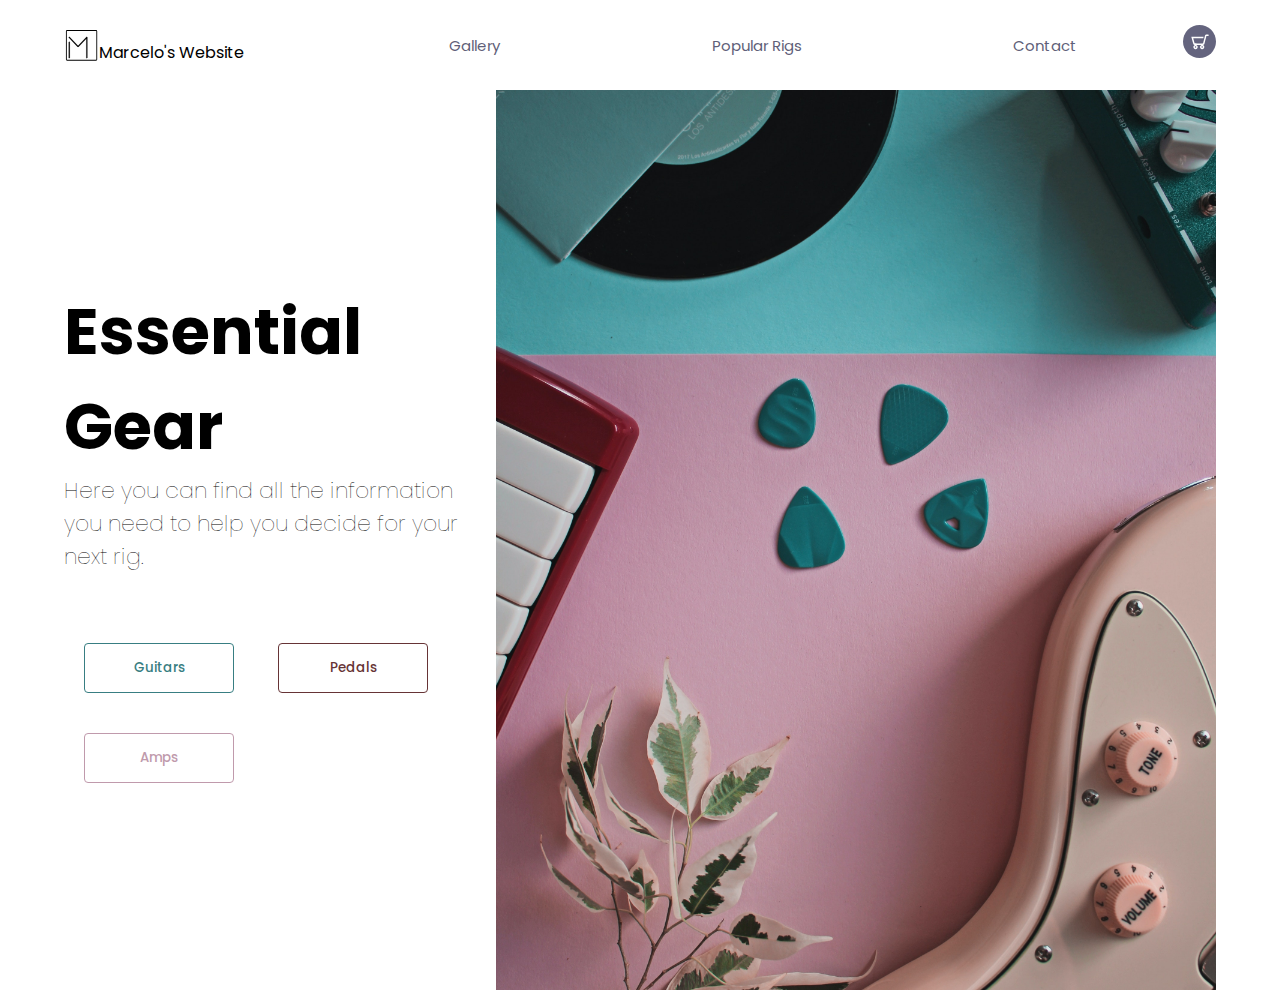
<file: index.html>
<!DOCTYPE html>
<html>
  <head>
    <meta charset="utf-8"/>
    <meta name="viewport" content="width=device-width, initial-scale=1.0">
    <link
       href="https://fonts.googleapis.com/css2?family=Poppins:wght@400;500&display=swap"
       rel="stylesheet"
    />
    <link rel="stylesheet" href="./style.css"/>
    <title>Gear</title>
  </head>
  <body>
        <header>
          <div class="logo-container">
            <img src="logo-v2-01.svg" width="35px" alt="logo"/>
            <h4 class="logo"> Marcelo's Website </h4>
          </div>
          <nav>
                <ul class = "Nav-Links ">
                  <li><a class = "Nav-Link" href="#">Gallery</a> </li>
                  <li><a class = "Nav-Link" href="#">Popular Rigs</a> </li>
                  <li><a class = "Nav-Link" href="#">Contact</a> </li>
                </ul>
          </nav>
            <a href="https://reverb.com/">
              <div class="shop">
                <img src="cart.svg" alt="cart">
              </div>
            </a>
        </header>

        <main>
          <section class="presentation">
                <div class="introduction">
                    <div class="intro-text">
                      <h1>Essential Gear</h1>
                      <p>
                          Here you can find all the information you need to help
                          you decide for your next rig.
                      </p>
                    </div>
                    <div class="cta">
                        <form style="display: inline" action="guitars.html" method="get">
                            <button class="cta-Guitars">Guitars</button>
                        </form>
                        <form style="display: inline" action="pedals.html" method="get">
                            <button class="cta-Pedals">Pedals</button>
                        </form>
                        <form style="display: inline" action="amps.html" method="get">
                            <button class="cta-Amps">Amps</button>
                        </form>
                    </div>
                </div>
                <div class="cover">
                  <img src="img.jpg" alt="mainpic"/>
                </div>
          </section>
        </main>

  </body>
</html>
</file>
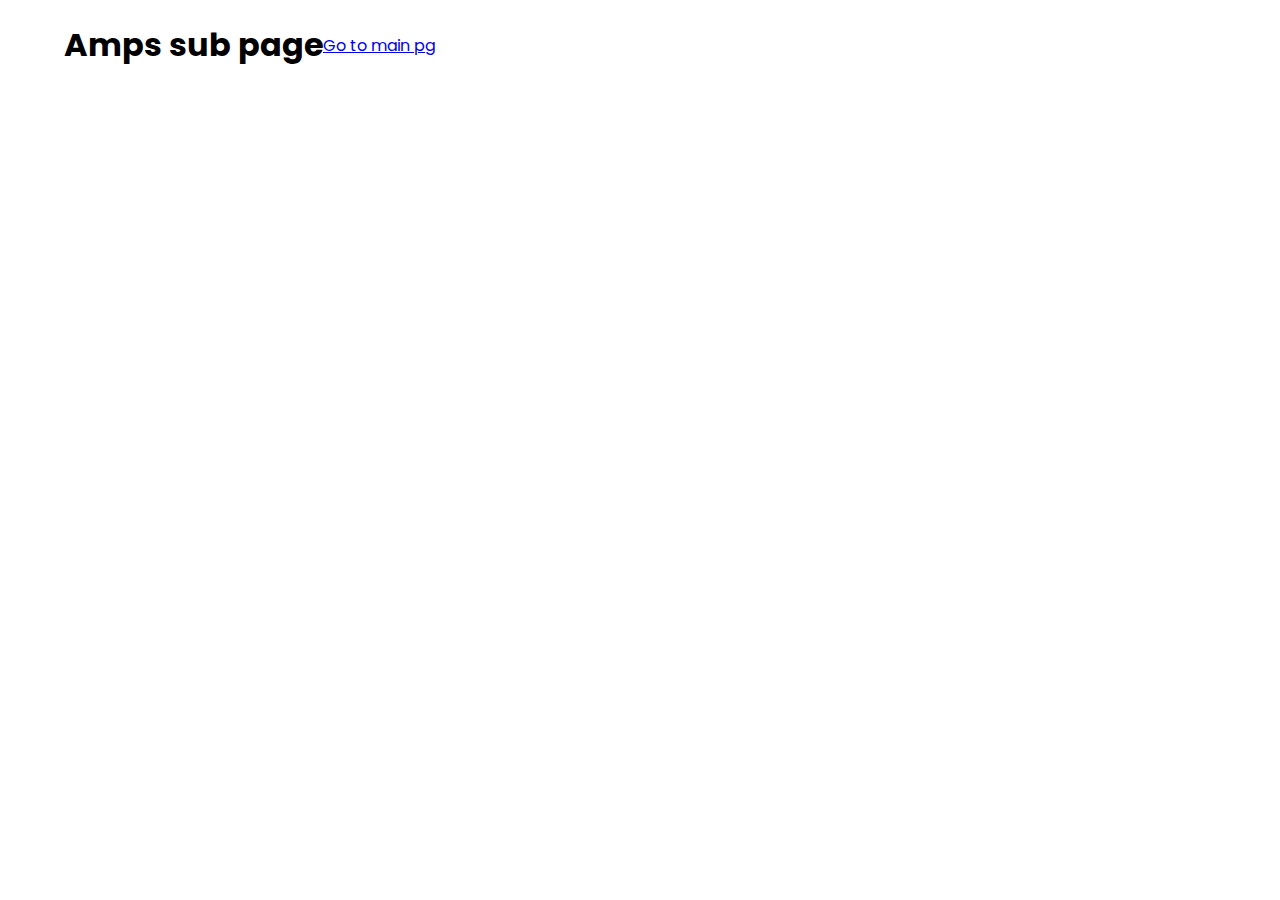
<file: amps.html>
<!DOCTYPE html>
<html>
  <head>
    <meta charset="utf-8"/>
    <meta name="viewport" content="width=device-width, initial-scale=1.0">
    <link
       href="https://fonts.googleapis.com/css2?family=Poppins:wght@400;500&display=swap"
       rel="stylesheet"
    />
    <link rel="stylesheet" href="./style.css"/>
    <title>Amps</title>
  </head>
  <body>
    <header>
          <div>
              <h1>Amps sub page</h1>
          </div>
          <a href="index.html">
            Go to main pg
          </a>
    </header>
  </body>
</html>
</file>
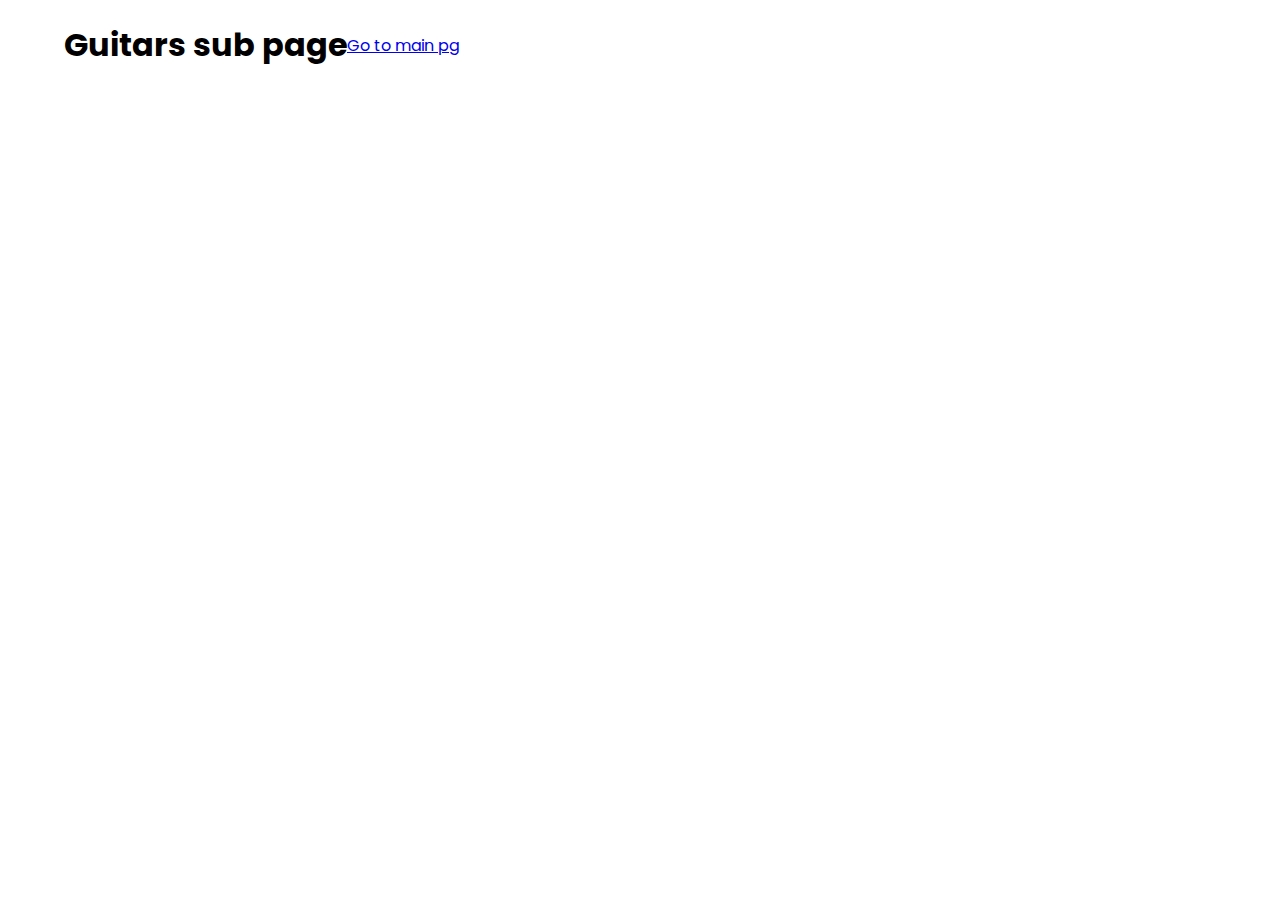
<file: guitars.html>
<!DOCTYPE html>
<html>
  <head>
    <meta charset="utf-8"/>
    <meta name="viewport" content="width=device-width, initial-scale=1.0">
    <link
       href="https://fonts.googleapis.com/css2?family=Poppins:wght@400;500&display=swap"
       rel="stylesheet"
    />
    <link rel="stylesheet" href="./style.css"/>
    <title>Guitars</title>
  </head>
  <body>
    <header>
          <div>
              <h1>Guitars sub page</h1>
          </div>
          <a href="index.html">
            Go to main pg
          </a>
    </header>
  </body>
</html>
</file>
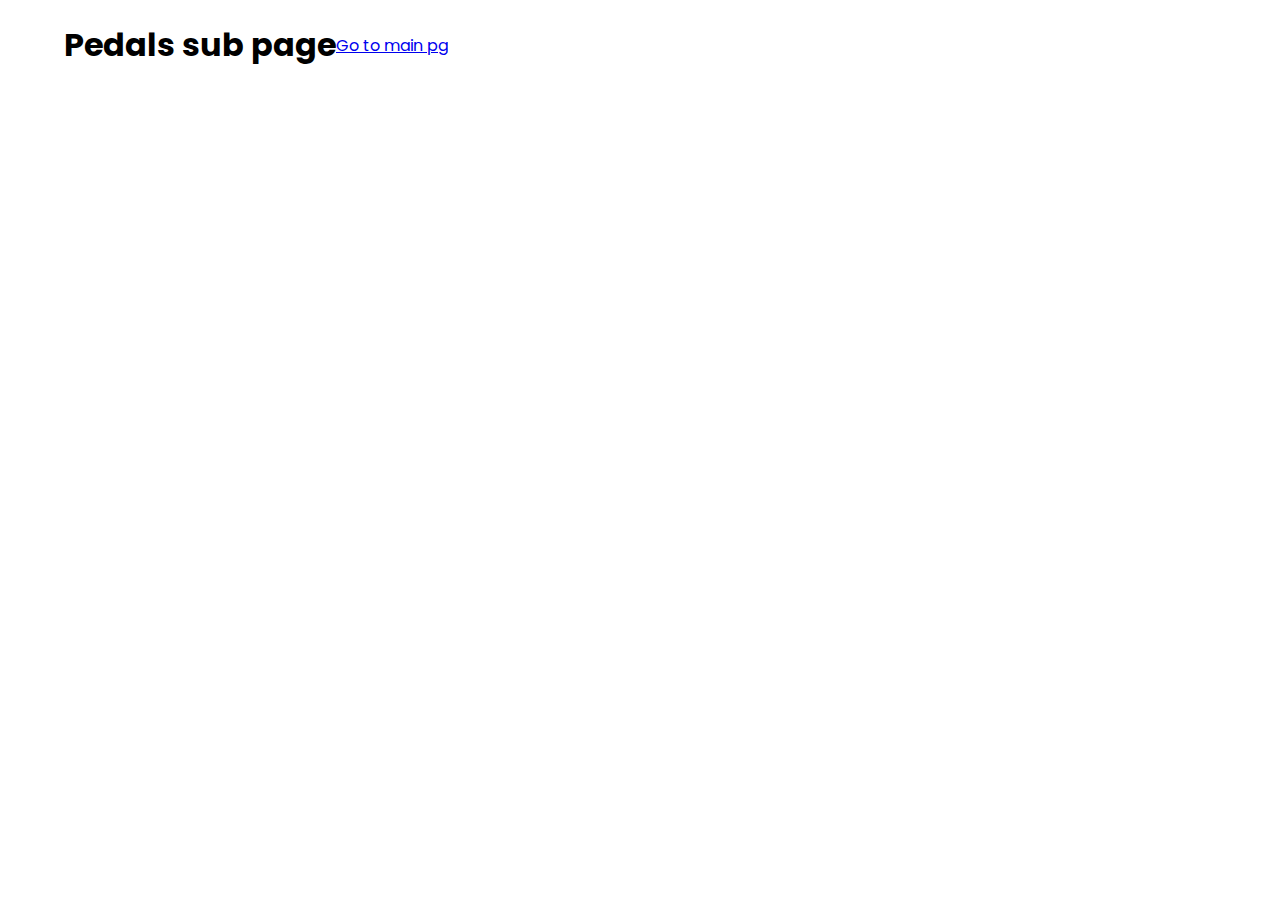
<file: pedals.html>
<!DOCTYPE html>
<html>
  <head>
    <meta charset="utf-8"/>
    <meta name="viewport" content="width=device-width, initial-scale=1.0">
    <link
       href="https://fonts.googleapis.com/css2?family=Poppins:wght@400;500&display=swap"
       rel="stylesheet"
    />
    <link rel="stylesheet" href="./style.css"/>
    <title>Pedals</title>
  </head>
  <body>
      <header>
            <div>
                <h1>Pedals sub page</h1>
            </div>
            <a href="index.html">
              Go to main pg
            </a>
      </header>
  </body>
</html>
</file>
<file: style.css>
*{
  margin: 0px;
  padding: 0px;
  box-sizing: border-box;;
}

body{
  font-family: 'Poppins', sans-serif;
}

header{
  display: flex;
  width: 90%;
  height: 10vh;
  margin: auto;
  align-items: center;
}

.logo-container,
.Nav-Links,
.cart{
  display: flex;
}

.logo-container{
  flex: 1;
}

.logo{
  margin-top: 15px;
  font-weight: 400;
}

nav{
  flex: 3;
}
.Nav-Links{
  justify-content: space-around;
  list-style:none;
}



.Nav-Link{
  color: #5f5f79;
  font-size: 15px;
  text-decoration: none;
}
.shop{
  flex: .5;
  justify-content: flex-end;
}

.presentation{
  display: flex;
  width: 90%;
  margin: auto;
  min-height: 80vh;
  align-items: center;

}

.introduction{
  flex: 2;
}
.intro-text{
  font-size: 32px;
  font-weight:100;

}

.intro-text p{
  font-size: 22px;
}

.cta{
  padding: 50px 0px 0px 0px;
}

.cta-Guitars{
  border: 1px solid #387e82;
  border-radius: 4px;
  background: transparent;
  color: #387e82;
  font-weight: 500;
  width: 150px;
  height: 50px;
  cursor: pointer;
  font-family: 'Poppins', sans-serif;
  margin: 20px 20px 20px 20px;
}

.cta-Amps{
  border: 1px solid #c09aac;
  border-radius: 4px;
  background: transparent;
  color: #c09aac;
  font-weight: 500;
  width: 150px;
  height: 50px;
  cursor: pointer;
  font-family: 'Poppins', sans-serif;
  margin: 20px 20px 20px 20px;
}
.cta-Pedals{
  border: 1px solid #663436;
  border-radius: 4px;
  background: transparent;
  color: #663436;
  font-weight: 500;
  width: 150px;
  height: 50px;
  cursor: pointer;
  font-family: 'Poppins', sans-serif;
  margin: 20px 20px 20px 20px;
}


.cover{
  flex: 1;
}
.cover img{
  height: 100vh;
}


@media screen and (max-width: 900px){

    .presentation{
      flex-direction: column;
    }

    .introduction{
      margin-top: 5vh;
      text-align: center;
    }
    .intro-text h1{
      font-size: 30px;
    }
    .intro-text p{
      font-size: 18px;
    }
    .cta{
      padding: 10px 10px 10px 10px;
    }
    .Nav-Link{
      font-size: 12px;
      margin: 5px 5px 5px 5px;
    }
    .logo{
      display: none;
    }
    .cover img{
      height: 55vh;
    }

}
</file>
